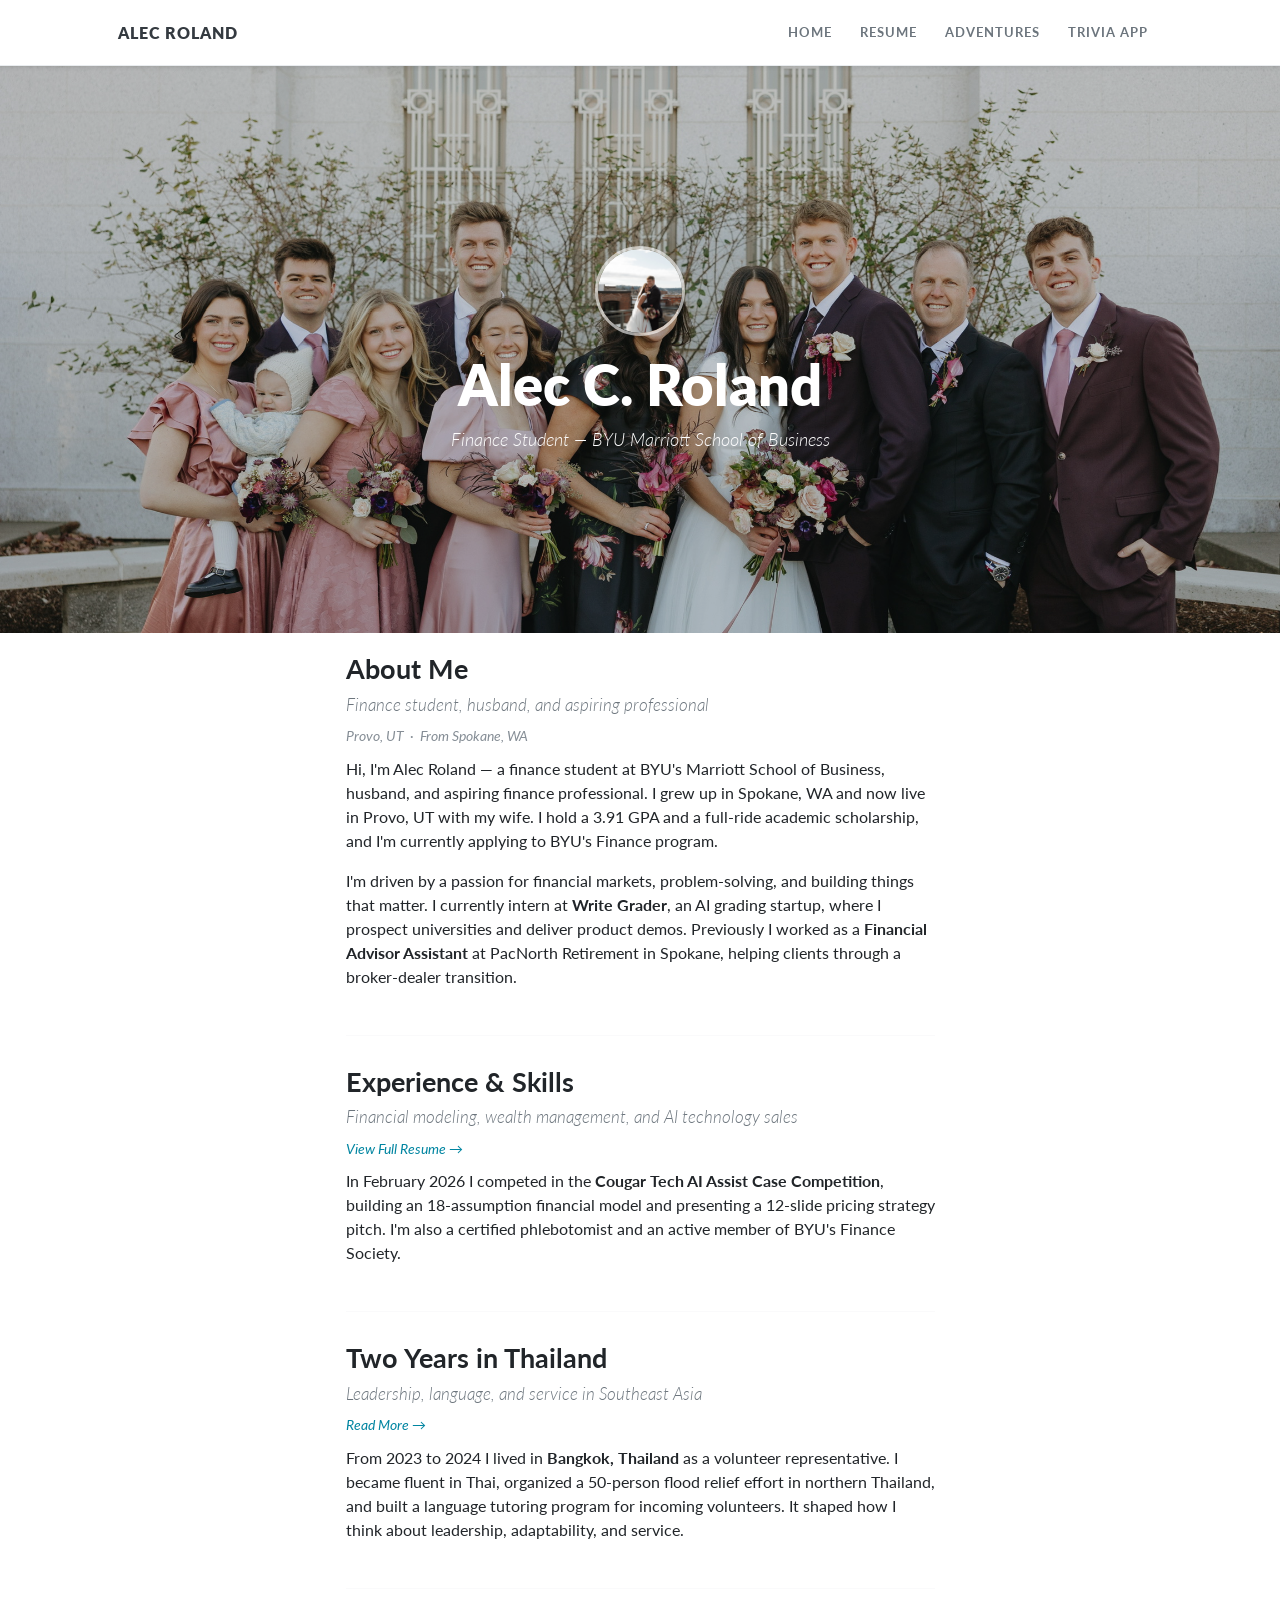
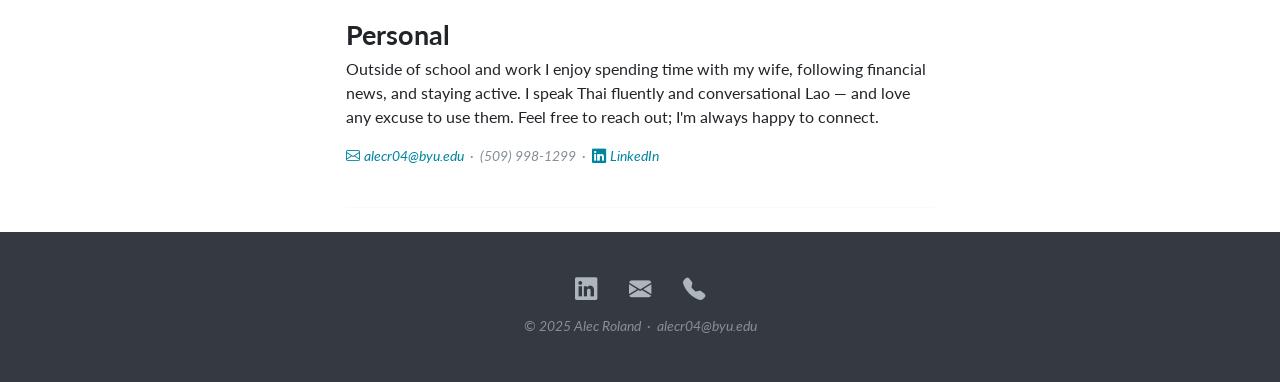
<file: index.html>
<!DOCTYPE html>
<html lang="en">
<head>
  <meta charset="UTF-8">
  <meta name="viewport" content="width=device-width, initial-scale=1.0">
  <title>Alec Roland</title>
  <link href="https://fonts.googleapis.com/css2?family=Lato:ital,wght@0,300;0,400;0,700;0,900;1,300;1,400&display=swap" rel="stylesheet">
  <link href="https://cdn.jsdelivr.net/npm/bootstrap@5.3.2/dist/css/bootstrap.min.css" rel="stylesheet">
  <link href="https://cdn.jsdelivr.net/npm/bootstrap-icons@1.11.3/font/bootstrap-icons.min.css" rel="stylesheet">
  <style>
    body { font-family: 'Lato', 'Helvetica Neue', Helvetica, Arial, sans-serif; font-size: 16px; color: #212529; }

    /* Navbar */
    #mainNav { background-color: #fff; border-bottom: 1px solid #e9ecef; padding-top: 15px; padding-bottom: 15px; }
    #mainNav .navbar-brand { color: #343a40; font-weight: 800; letter-spacing: 1px; text-transform: uppercase; font-size: 1rem; }
    #mainNav .nav-link { color: #6c757d; font-size: 0.8rem; font-weight: 700; letter-spacing: 1px; text-transform: uppercase; padding: 8px 14px; }
    #mainNav .nav-link:hover { color: #212529; }

    /* Masthead */
    header.masthead {
      position: relative; color: white;
     background-image: url("Roland Family temple.JPG");
      background-position: center center; background-repeat: no-repeat; background-size: cover;
      padding-top: 180px; padding-bottom: 180px;
    }
    header.masthead::before {
      content: ''; position: absolute; top: 0; left: 0; right: 0; bottom: 0;
      background-color: #212529; opacity: 0.22;
    }
    .site-heading { position: relative; z-index: 1; text-align: center; }
    .site-heading .profile-photo {
      width: 90px; height: 90px; border-radius: 50%;
      object-fit: cover; object-position: right top;
      border: 3px solid rgba(255,255,255,0.6);
      margin: 0 auto 18px; display: block;
    }
    .site-heading h1 { font-size: 3.5rem; font-weight: 800; line-height: 1.1; margin-bottom: 10px; }
    .site-heading .subheading { font-size: 1.15rem; font-weight: 300; font-style: italic; display: block; }

    /* Post Previews */
    .post-preview { padding: 20px 0; }
    .post-preview > a { text-decoration: none; color: inherit; }
    .post-preview > a:hover h2 { color: #0085a1; }
    .post-title { font-size: 1.7rem; font-weight: 700; margin-bottom: 6px; }
    .post-subtitle { font-size: 1.05rem; font-weight: 300; color: #6c757d; margin-bottom: 8px; font-style: italic; }
    .post-meta { font-style: italic; color: #868e96; font-size: 0.9rem; margin-bottom: 10px; }
    .post-meta a { color: #0085a1; text-decoration: none; }
    .post-meta a:hover { text-decoration: underline; }
    hr.divider { border-top: 1px solid #e9ecef; margin: 10px 0; }

    /* Footer */
    footer { background-color: #343a40; color: #adb5bd; padding: 40px 0 30px; text-align: center; }
    footer .list-inline-item a { color: #adb5bd; font-size: 1.4rem; margin: 0 10px; text-decoration: none; }
    footer .list-inline-item a:hover { color: #fff; }
    footer .copyright { color: #868e96; font-style: italic; font-size: 0.85rem; margin-top: 10px; }
  </style>
</head>
<body>

  <nav class="navbar navbar-expand-lg navbar-light sticky-top shadow-sm" id="mainNav">
    <div class="container px-4 px-lg-5">
      <a class="navbar-brand" href="index.html">Alec Roland</a>
      <button class="navbar-toggler" type="button" data-bs-toggle="collapse" data-bs-target="#navbarResponsive">
        <span class="navbar-toggler-icon"></span>
      </button>
      <div class="collapse navbar-collapse" id="navbarResponsive">
        <ul class="navbar-nav ms-auto py-4 py-lg-0">
          <li class="nav-item"><a class="nav-link" href="index.html">Home</a></li>
          <li class="nav-item"><a class="nav-link" href="resume.html">Resume</a></li>
          <li class="nav-item"><a class="nav-link" href="scratch.html">Adventures</a></li>
          <li class="nav-item"><a class="nav-link" href="app.html">Trivia App</a></li>
        </ul>
      </div>
    </div>
  </nav>

  <header class="masthead">
    <div class="container position-relative px-4 px-lg-5">
      <div class="row gx-4 gx-lg-5 justify-content-center">
        <div class="col-md-10 col-lg-8 col-xl-7">
          <div class="site-heading">
            <img src="IMG_7146.JPG" alt="Alec Roland" class="profile-photo">
            <h1>Alec C. Roland</h1>
            <span class="subheading">Finance Student &mdash; BYU Marriott School of Business</span>
          </div>
        </div>
      </div>
    </div>
  </header>

  <div class="container px-4 px-lg-5">
    <div class="row gx-4 gx-lg-5 justify-content-center">
      <div class="col-md-10 col-lg-8 col-xl-7">

        <div class="post-preview">
          <h2 class="post-title">About Me</h2>
          <p class="post-subtitle">Finance student, husband, and aspiring professional</p>
          <p class="post-meta">Provo, UT &nbsp;&middot;&nbsp; From Spokane, WA</p>
          <p>Hi, I'm Alec Roland &mdash; a finance student at BYU's Marriott School of Business, husband, and aspiring finance professional. I grew up in Spokane, WA and now live in Provo, UT with my wife. I hold a 3.91 GPA and a full-ride academic scholarship, and I'm currently applying to BYU's Finance program.</p>
          <p>I'm driven by a passion for financial markets, problem-solving, and building things that matter. I currently intern at <strong>Write Grader</strong>, an AI grading startup, where I prospect universities and deliver product demos. Previously I worked as a <strong>Financial Advisor Assistant</strong> at PacNorth Retirement in Spokane, helping clients through a broker-dealer transition.</p>
        </div>

        <hr class="divider">

        <div class="post-preview">
          <a href="resume.html">
            <h2 class="post-title">Experience &amp; Skills</h2>
            <p class="post-subtitle">Financial modeling, wealth management, and AI technology sales</p>
          </a>
          <p class="post-meta"><a href="resume.html">View Full Resume &rarr;</a></p>
          <p>In February 2026 I competed in the <strong>Cougar Tech AI Assist Case Competition</strong>, building an 18-assumption financial model and presenting a 12-slide pricing strategy pitch. I'm also a certified phlebotomist and an active member of BYU's Finance Society.</p>
        </div>

        <hr class="divider">

        <div class="post-preview">
          <a href="scratch.html">
            <h2 class="post-title">Two Years in Thailand</h2>
            <p class="post-subtitle">Leadership, language, and service in Southeast Asia</p>
          </a>
          <p class="post-meta"><a href="scratch.html">Read More &rarr;</a></p>
          <p>From 2023 to 2024 I lived in <strong>Bangkok, Thailand</strong> as a volunteer representative. I became fluent in Thai, organized a 50-person flood relief effort in northern Thailand, and built a language tutoring program for incoming volunteers. It shaped how I think about leadership, adaptability, and service.</p>
        </div>

        <hr class="divider">

        <div class="post-preview">
          <h2 class="post-title">Personal</h2>
          <p>Outside of school and work I enjoy spending time with my wife, following financial news, and staying active. I speak Thai fluently and conversational Lao &mdash; and love any excuse to use them. Feel free to reach out; I'm always happy to connect.</p>
          <p class="post-meta">
            <a href="mailto:alecr04@byu.edu"><i class="bi bi-envelope me-1"></i>alecr04@byu.edu</a>
            &nbsp;&middot;&nbsp; (509) 998-1299 &nbsp;&middot;&nbsp;
            <a href="https://linkedin.com/in/alec-roland12345" target="_blank"><i class="bi bi-linkedin me-1"></i>LinkedIn</a>
          </p>
        </div>

        <hr class="divider mb-4">

      </div>
    </div>
  </div>

  <footer>
    <div class="container px-4 px-lg-5">
      <ul class="list-inline mb-2">
        <li class="list-inline-item"><a href="https://linkedin.com/in/alec-roland12345" target="_blank"><i class="bi bi-linkedin"></i></a></li>
        <li class="list-inline-item"><a href="mailto:alecr04@byu.edu"><i class="bi bi-envelope-fill"></i></a></li>
        <li class="list-inline-item"><a href="tel:5099981299"><i class="bi bi-telephone-fill"></i></a></li>
      </ul>
      <p class="copyright">&copy; 2025 Alec Roland &nbsp;&middot;&nbsp; alecr04@byu.edu</p>
    </div>
  </footer>

  <script src="https://cdn.jsdelivr.net/npm/bootstrap@5.3.2/dist/js/bootstrap.bundle.min.js"></script>
</body>
</html>
</file>
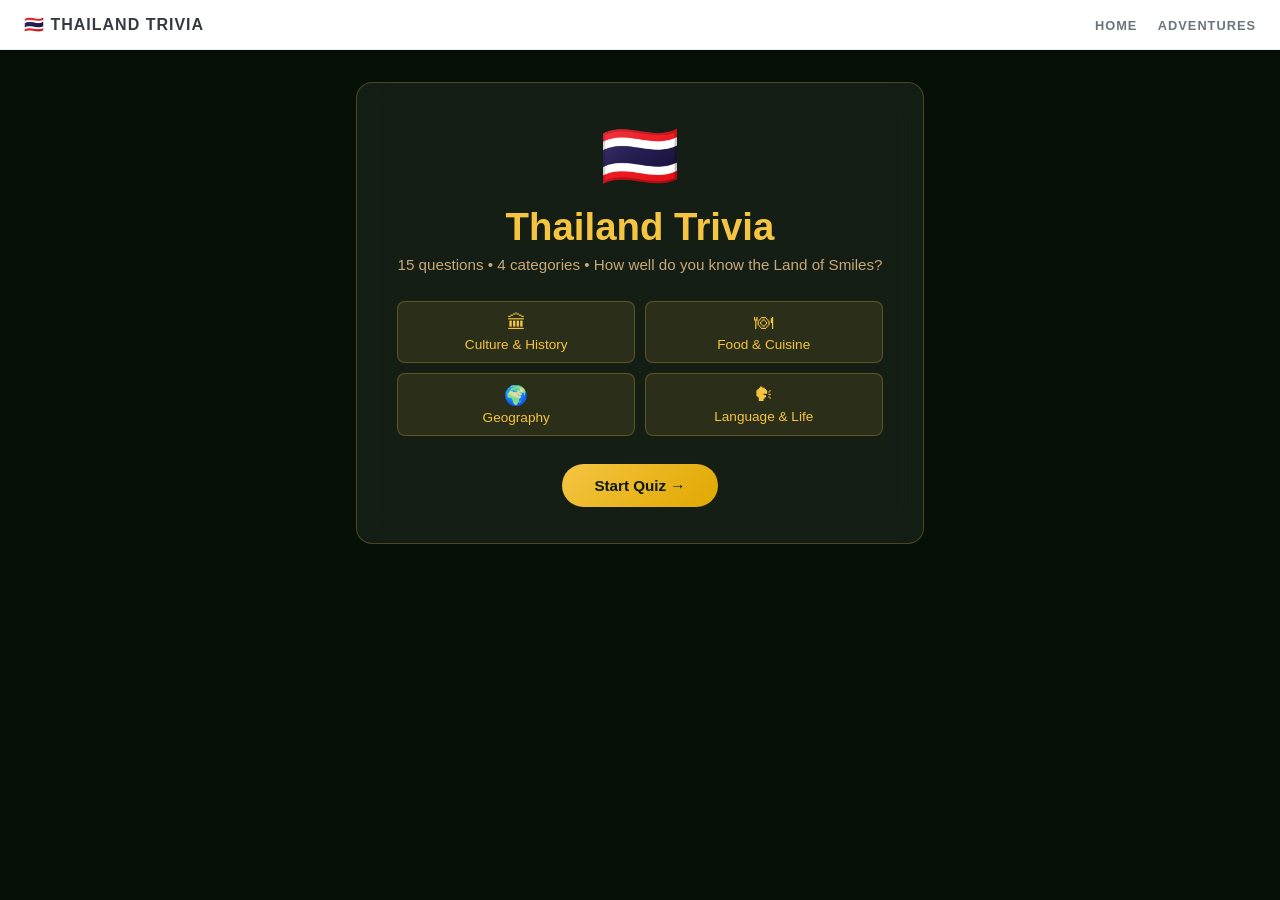
<file: app.html>
<!DOCTYPE html>
<html lang="en">
<head>
  <meta charset="UTF-8">
  <meta name="viewport" content="width=device-width, initial-scale=1.0">
  <title>Thailand Trivia | Alec Roland</title>
  <style>
    *, *::before, *::after { box-sizing: border-box; margin: 0; padding: 0; }
    :root {
      --bg-dark: #0c1a0e; --gold: #f5c542; --gold-hover: #e0b030;
      --card-bg: rgba(255,255,255,0.06); --card-border: rgba(245,197,66,0.25);
      --text-main: #f0e6d3; --text-muted: #c9a97a;
      --green: #3ddc84; --red: #ff5f5f;
      --correct-bg: rgba(61,220,132,0.15); --wrong-bg: rgba(255,95,95,0.15);
      --font-main: 'Segoe UI', Arial, sans-serif;
    }
    body { font-family: var(--font-main); background-color: var(--bg-dark); background-image: url('https://images.unsplash.com/photo-1528360983277-13d401cdc186?w=1200&q=60'); background-size: cover; background-attachment: fixed; background-position: center; color: var(--text-main); min-height: 100vh; }
    body::before { content: ''; position: fixed; inset: 0; background: rgba(6,14,6,0.82); z-index: 0; }
    .page { position: relative; z-index: 1; min-height: 100vh; display: flex; flex-direction: column; }
    .top-nav { background: #ffffff; border-bottom: 1px solid #e9ecef; padding: 15px 24px; display: flex; align-items: center; justify-content: space-between; position: sticky; top: 0; z-index: 100; box-shadow: 0 1px 4px rgba(0,0,0,0.07); }
    .top-nav a { color: #6c757d; text-decoration: none; font-size: 0.8rem; font-weight: 700; letter-spacing: 1px; text-transform: uppercase; margin-left: 16px; }
    .top-nav a:hover { color: #212529; }
    .top-nav .brand { font-size: 1rem; color: #343a40; font-weight: 800; letter-spacing: 1px; text-transform: uppercase; }
    .container { max-width: 680px; margin: 0 auto; padding: 32px 20px 60px; flex: 1; }
    .card { background: var(--card-bg); backdrop-filter: blur(16px); -webkit-backdrop-filter: blur(16px); border: 1px solid var(--card-border); border-radius: 16px; padding: 36px 40px; margin-bottom: 20px; }
    .screen { display: none; } .screen.active { display: block; }
    .intro-icon { font-size: 4rem; text-align: center; margin-bottom: 12px; }
    .intro-title { font-size: 2.4rem; font-weight: 800; color: var(--gold); text-align: center; line-height: 1.1; margin-bottom: 8px; }
    .intro-sub { text-align: center; color: var(--text-muted); margin-bottom: 28px; font-size: 0.95rem; }
    .category-grid { display: grid; grid-template-columns: 1fr 1fr; gap: 10px; margin-bottom: 28px; }
    .category-chip { background: rgba(245,197,66,0.1); border: 1px solid rgba(245,197,66,0.25); border-radius: 8px; padding: 10px 14px; font-size: 0.85rem; color: var(--gold); text-align: center; }
    .category-chip span { font-size: 1.2rem; display: block; margin-bottom: 3px; }
    .progress-wrap { margin-bottom: 20px; }
    .progress-label { display: flex; justify-content: space-between; font-size: 0.8rem; color: var(--text-muted); margin-bottom: 6px; }
    .progress-bar-outer { height: 6px; background: rgba(255,255,255,0.1); border-radius: 3px; overflow: hidden; }
    .progress-bar-inner { height: 100%; background: linear-gradient(90deg, var(--gold), #e8a000); border-radius: 3px; transition: width 0.4s ease; }
    .q-category { font-size: 0.75rem; text-transform: uppercase; letter-spacing: 2px; color: var(--gold); font-weight: 700; margin-bottom: 12px; }
    .q-text { font-size: 1.25rem; font-weight: 600; color: #fff; line-height: 1.5; margin-bottom: 24px; }
    .options-grid { display: flex; flex-direction: column; gap: 10px; }
    .option-btn { background: rgba(255,255,255,0.05); border: 1px solid rgba(255,255,255,0.15); border-radius: 10px; padding: 14px 18px; color: var(--text-main); font-size: 0.95rem; text-align: left; cursor: pointer; transition: background 0.2s, border-color 0.2s, transform 0.1s; display: flex; align-items: center; gap: 12px; font-family: var(--font-main); }
    .option-btn:hover:not(:disabled) { background: rgba(245,197,66,0.12); border-color: rgba(245,197,66,0.5); transform: translateX(3px); }
    .option-btn:disabled { cursor: default; }
    .option-btn.correct { background: var(--correct-bg); border-color: var(--green); color: var(--green); }
    .option-btn.wrong { background: var(--wrong-bg); border-color: var(--red); color: var(--red); }
    .option-label { width: 28px; height: 28px; border-radius: 50%; background: rgba(255,255,255,0.1); display: flex; align-items: center; justify-content: center; font-weight: 700; font-size: 0.8rem; flex-shrink: 0; }
    .option-btn.correct .option-label { background: var(--green); color: #000; }
    .option-btn.wrong .option-label { background: var(--red); color: #fff; }
    .feedback { margin-top: 18px; padding: 14px 18px; border-radius: 10px; font-size: 0.9rem; line-height: 1.6; display: none; }
    .feedback.correct { background: var(--correct-bg); border: 1px solid var(--green); color: #a8ffcb; }
    .feedback.wrong { background: var(--wrong-bg); border: 1px solid var(--red); color: #ffb3b3; }
    .feedback.show { display: block; }
    .score-strip { display: flex; gap: 12px; margin-bottom: 20px; flex-wrap: wrap; }
    .score-chip { background: rgba(255,255,255,0.06); border: 1px solid rgba(255,255,255,0.12); border-radius: 20px; padding: 6px 16px; font-size: 0.82rem; color: var(--text-muted); display: flex; align-items: center; gap: 6px; }
    .score-chip .val { color: #fff; font-weight: 700; }
    .results-icon { font-size: 4.5rem; text-align: center; margin-bottom: 10px; }
    .results-title { font-size: 2rem; font-weight: 800; text-align: center; margin-bottom: 6px; }
    .results-subtitle { text-align: center; color: var(--text-muted); margin-bottom: 24px; font-size: 0.95rem; }
    .score-display { text-align: center; margin-bottom: 24px; }
    .score-big { font-size: 4rem; font-weight: 900; line-height: 1; }
    .score-denom { font-size: 1.5rem; color: var(--text-muted); font-weight: 400; }
    .score-pct { font-size: 1.1rem; color: var(--text-muted); margin-top: 6px; }
    .results-message { background: rgba(255,255,255,0.05); border-left: 3px solid var(--gold); border-radius: 0 8px 8px 0; padding: 14px 18px; font-size: 0.95rem; color: var(--text-main); margin-bottom: 24px; line-height: 1.6; }
    .answer-review { margin-bottom: 24px; }
    .answer-review h3 { font-size: 0.8rem; text-transform: uppercase; letter-spacing: 2px; color: var(--text-muted); margin-bottom: 12px; }
    .review-item { display: flex; align-items: flex-start; gap: 10px; padding: 8px 0; border-bottom: 1px solid rgba(255,255,255,0.05); font-size: 0.88rem; }
    .review-icon { flex-shrink: 0; margin-top: 2px; font-size: 1rem; }
    .review-q { color: var(--text-muted); line-height: 1.4; }
    .review-a { color: var(--text-main); font-weight: 600; }
    .btn { display: inline-block; font-family: var(--font-main); font-weight: 700; padding: 13px 32px; border-radius: 30px; border: none; cursor: pointer; font-size: 0.95rem; transition: transform 0.15s, box-shadow 0.15s; text-decoration: none; text-align: center; }
    .btn:hover { transform: translateY(-2px); }
    .btn-gold { background: linear-gradient(135deg, var(--gold), #e0a800); color: #0c1a0e; }
    .btn-gold:hover { box-shadow: 0 6px 18px rgba(245,197,66,0.4); }
    .btn-outline { background: transparent; color: var(--gold); border: 2px solid var(--gold); }
    .btn-outline:hover { background: rgba(245,197,66,0.1); }
    .btn-next { margin-top: 16px; width: 100%; display: none; }
    .btn-next.show { display: block; }
    .btn-row { display: flex; gap: 12px; flex-wrap: wrap; justify-content: center; }
    @media (max-width: 520px) { .card { padding: 24px 20px; } .intro-title { font-size: 1.9rem; } .q-text { font-size: 1.1rem; } }
  </style>
</head>
<body>
<div class="page">
  <nav class="top-nav">
    <span class="brand">&#127481;&#127469; Thailand Trivia</span>
    <div>
      <a href="index.html">Home</a>
      <a href="scratch.html">Adventures</a>
    </div>
  </nav>
  <div class="container">
    <div id="screen-intro" class="screen active">
      <div class="card">
        <div class="intro-icon">&#127481;&#127469;</div>
        <h1 class="intro-title">Thailand Trivia</h1>
        <p class="intro-sub">15 questions &bull; 4 categories &bull; How well do you know the Land of Smiles?</p>
        <div class="category-grid">
          <div class="category-chip"><span>&#127963;</span>Culture &amp; History</div>
          <div class="category-chip"><span>&#127869;</span>Food &amp; Cuisine</div>
          <div class="category-chip"><span>&#127757;</span>Geography</div>
          <div class="category-chip"><span>&#128483;</span>Language &amp; Life</div>
        </div>
        <div style="text-align:center;"><button class="btn btn-gold" onclick="startQuiz()">Start Quiz &#8594;</button></div>
      </div>
    </div>
    <div id="screen-quiz" class="screen">
      <div class="score-strip">
        <div class="score-chip">Question <span class="val" id="q-counter">1 / 15</span></div>
        <div class="score-chip">Score &nbsp;<span class="val" id="score-live">0</span></div>
        <div class="score-chip" id="streak-chip" style="display:none;">Streak &#128293;&nbsp;<span class="val" id="streak-val">0</span></div>
      </div>
      <div class="progress-wrap">
        <div class="progress-label"><span id="progress-label-text">Question 1 of 15</span><span id="progress-pct">0%</span></div>
        <div class="progress-bar-outer"><div class="progress-bar-inner" id="progress-bar" style="width:0%;"></div></div>
      </div>
      <div class="card">
        <p class="q-category" id="q-category">Culture</p>
        <p class="q-text" id="q-text">Question goes here</p>
        <div class="options-grid" id="options-container"></div>
        <div class="feedback" id="feedback-box"></div>
        <button class="btn btn-gold btn-next" id="btn-next" onclick="nextQuestion()">Next Question &#8594;</button>
      </div>
    </div>
    <div id="screen-results" class="screen">
      <div class="card">
        <div class="results-icon" id="results-icon">&#127942;</div>
        <h2 class="results-title" id="results-title">Quiz Complete!</h2>
        <p class="results-subtitle" id="results-subtitle">Here's how you did:</p>
        <div class="score-display">
          <div class="score-big" id="results-score-big"><span id="final-score" style="color:var(--gold);">0</span><span class="score-denom" id="final-denom">/ 15</span></div>
          <div class="score-pct" id="results-pct">0% correct</div>
        </div>
        <div class="results-message" id="results-message"></div>
        <div class="answer-review"><h3>Review Your Answers</h3><div id="review-list"></div></div>
        <div class="btn-row">
          <button class="btn btn-gold" onclick="restartQuiz()">Play Again &#8635;</button>
          <a href="scratch.html" class="btn btn-outline">Adventures Page</a>
        </div>
      </div>
    </div>
  </div>
</div>
<script>
  const questions = [
    { category:"Culture & History", emoji:"🏛️", q:"What does the name 'Thailand' literally mean?", options:["Land of Gold","Land of the Free","Land of Smiles","Land of Temples"], answer:1, fact:"Thailand's name comes from 'Thai' (free) + 'land' — it reflects national pride in never being colonized." },
    { category:"Culture & History", emoji:"🏛️", q:"What is the official religion of Thailand?", options:["Islam","Hinduism","Theravada Buddhism","Christianity"], answer:2, fact:"Over 93% of Thais practice Theravada Buddhism. Monks in saffron robes are a common and revered sight." },
    { category:"Culture & History", emoji:"🏛️", q:"Which temple is considered Thailand's most sacred Buddhist site?", options:["Wat Pho","Wat Phra Kaew","Wat Arun","Wat Chedi Luang"], answer:1, fact:"Wat Phra Kaew (Temple of the Emerald Buddha) sits inside the Grand Palace compound in Bangkok." },
    { category:"Culture & History", emoji:"🏛️", q:"Thailand was formerly known by what name?", options:["Siam","Indochina","Pagan","Khmer"], answer:0, fact:"The country was officially called Siam until 1939, when the name was changed to Thailand." },
    { category:"Culture & History", emoji:"🏛️", q:"What major event does Thailand celebrate during Songkran each April?", options:["Constitution Day","Thai New Year","King's Birthday","Harvest Festival"], answer:1, fact:"Songkran is the Thai New Year water festival — streets fill with water fights as a symbol of cleansing and renewal." },
    { category:"Food & Cuisine", emoji:"🍜", q:"Which dish is often called Thailand's national dish?", options:["Tom Kha Gai","Green Curry","Pad Thai","Khao Pad"], answer:2, fact:"Pad Thai (stir-fried rice noodles with egg, tofu or shrimp, peanuts, and lime) is Thailand's most internationally recognized dish." },
    { category:"Food & Cuisine", emoji:"🍜", q:"What is 'Tom Yum'?", options:["A type of rice","A spicy and sour soup","A sweet dessert","A fermented fish sauce"], answer:1, fact:"Tom Yum is a hot and sour Thai soup, typically made with lemongrass, galangal, kaffir lime leaves, shrimp, and chili." },
    { category:"Food & Cuisine", emoji:"🍜", q:"What is Thailand's most popular dessert?", options:["Coconut Ice Cream","Mango Sticky Rice","Tub Tim Grob","Khanom Krok"], answer:1, fact:"Mango sticky rice (Khao Niao Mamuang) — glutinous rice with fresh mango and sweet coconut cream — is beloved worldwide." },
    { category:"Food & Cuisine", emoji:"🍜", q:"What fish sauce is a staple condiment on Thai tables?", options:["Oyster sauce","Soy sauce","Nam pla","Worcestershire sauce"], answer:2, fact:"Nam pla is a fermented fish sauce used throughout Thai cooking — it's the salt of Southeast Asian cuisine." },
    { category:"Geography", emoji:"🗺️", q:"What is the capital city of Thailand?", options:["Chiang Mai","Phuket","Bangkok","Pattaya"], answer:2, fact:"Bangkok (officially Krung Thep Maha Nakhon) is the capital and largest city." },
    { category:"Geography", emoji:"🗺️", q:"Which country does NOT share a border with Thailand?", options:["Myanmar","Cambodia","Vietnam","Indonesia"], answer:3, fact:"Thailand borders Myanmar, Laos, Cambodia, and Malaysia. Indonesia is separated by ocean." },
    { category:"Geography", emoji:"🗺️", q:"What is the main river that flows through Bangkok?", options:["Mekong River","Irrawaddy River","Chao Phraya River","Ping River"], answer:2, fact:"The Chao Phraya River is Bangkok's lifeline — it runs through the heart of the city." },
    { category:"Geography", emoji:"🗺️", q:"Which Thai island is famous for its nightlife and resorts?", options:["Koh Samui","Phuket","Koh Lipe","Koh Tao"], answer:1, fact:"Phuket is Thailand's largest island and most famous international resort destination." },
    { category:"Language & Life", emoji:"🗣️", q:"How many tones does the Thai language have?", options:["3","4","5","6"], answer:2, fact:"Thai has 5 tones: mid, low, falling, high, and rising. The same syllable with different tones has completely different meanings!" },
    { category:"Language & Life", emoji:"🗣️", q:"What is the Thai greeting gesture called?", options:["Namaste","Wai","Salaam","Bowing"], answer:1, fact:"The Wai is a gesture of greeting and respect — you press your palms together and bow slightly." }
  ];

  let currentQ=0, score=0, streak=0, answered=false, userAnswers=[], shuffledQuestions=[];

  function shuffleArray(arr) {
    const a=[...arr];
    for(let i=a.length-1;i>0;i--){const j=Math.floor(Math.random()*(i+1));[a[i],a[j]]=[a[j],a[i]];}
    return a;
  }
  function showScreen(id){document.querySelectorAll('.screen').forEach(s=>s.classList.remove('active'));document.getElementById(id).classList.add('active');}

  function startQuiz(){shuffledQuestions=shuffleArray(questions);currentQ=0;score=0;streak=0;userAnswers=[];showScreen('screen-quiz');renderQuestion();}

  function renderQuestion(){
    const q=shuffledQuestions[currentQ]; answered=false;
    const pct=Math.round((currentQ/shuffledQuestions.length)*100);
    document.getElementById('progress-bar').style.width=pct+'%';
    document.getElementById('progress-pct').textContent=pct+'%';
    document.getElementById('progress-label-text').textContent='Question '+(currentQ+1)+' of '+shuffledQuestions.length;
    document.getElementById('q-counter').textContent=(currentQ+1)+' / '+shuffledQuestions.length;
    document.getElementById('score-live').textContent=score;
    if(streak>=2){document.getElementById('streak-chip').style.display='flex';document.getElementById('streak-val').textContent=streak;}
    else{document.getElementById('streak-chip').style.display='none';}
    document.getElementById('q-category').textContent=q.emoji+'  '+q.category;
    document.getElementById('q-text').textContent=q.q;
    const labels=['A','B','C','D'],container=document.getElementById('options-container');
    container.innerHTML='';
    q.options.forEach((opt,i)=>{
      const btn=document.createElement('button');btn.className='option-btn';
      btn.innerHTML='<span class="option-label">'+labels[i]+'</span> '+opt;
      btn.onclick=()=>selectAnswer(i,btn);container.appendChild(btn);
    });
    const fb=document.getElementById('feedback-box');fb.className='feedback';fb.textContent='';
    const nextBtn=document.getElementById('btn-next');nextBtn.className='btn btn-gold btn-next';
    nextBtn.textContent=currentQ<shuffledQuestions.length-1?'Next Question →':'See Results →';
  }

  function selectAnswer(idx,clickedBtn){
    if(answered)return; answered=true;
    const q=shuffledQuestions[currentQ],correct=q.answer,isCorrect=idx===correct;
    document.querySelectorAll('.option-btn').forEach((btn,i)=>{btn.disabled=true;if(i===correct)btn.classList.add('correct');});
    if(!isCorrect)clickedBtn.classList.add('wrong');
    if(isCorrect){score++;streak++;document.getElementById('score-live').textContent=score;}else{streak=0;}
    if(streak>=2){document.getElementById('streak-chip').style.display='flex';document.getElementById('streak-val').textContent=streak;}
    userAnswers.push({q:q.q,correct:isCorrect,correctAnswer:q.options[correct],yourAnswer:q.options[idx]});
    const fb=document.getElementById('feedback-box');
    if(isCorrect){fb.className='feedback correct show';fb.innerHTML='✅ <strong>Correct!</strong> '+q.fact;}
    else{fb.className='feedback wrong show';fb.innerHTML='❌ <strong>Not quite.</strong> The answer was <strong>'+q.options[correct]+'</strong>. '+q.fact;}
    document.getElementById('btn-next').classList.add('show');
  }

  function nextQuestion(){
    currentQ++;
    if(currentQ<shuffledQuestions.length){renderQuestion();document.getElementById('screen-quiz').scrollIntoView({behavior:'smooth',block:'start'});}
    else{showResults();}
  }

  function showResults(){
    const total=shuffledQuestions.length,pct=Math.round((score/total)*100);
    let icon,title,subtitle,message;
    if(pct===100){icon='🏆';title='Perfect Score!';subtitle='You aced every question!';message='Incredible! You know Thailand better than most tourists!';}
    else if(pct>=80){icon='🥇';title='Thailand Expert!';subtitle='You really know your stuff.';message='Outstanding! Your knowledge of Thailand is seriously impressive.';}
    else if(pct>=60){icon='🥈';title='Solid Performance!';subtitle='You know Thailand pretty well.';message='Great job! A trip to Bangkok might sharpen up those last few gaps!';}
    else if(pct>=40){icon='📚';title='Room to Grow!';subtitle='A decent start.';message='Not bad! Thailand is a rich and fascinating country — try again to improve your score!';}
    else{icon='✈️';title='Time to Book a Trip!';subtitle='The best way to learn is to go.';message="Thailand is waiting for you! Read the adventures page and come back for another round!";}
    document.getElementById('results-icon').textContent=icon;
    document.getElementById('results-title').textContent=title;
    document.getElementById('results-subtitle').textContent=subtitle;
    document.getElementById('final-score').textContent=score;
    document.getElementById('final-denom').textContent='/ '+total;
    document.getElementById('results-pct').textContent=pct+'% correct';
    document.getElementById('results-message').textContent=message;
    const bigScore=document.getElementById('final-score');
    if(pct>=80)bigScore.style.color='#3ddc84';else if(pct>=50)bigScore.style.color='#f5c542';else bigScore.style.color='#ff7f7f';
    const reviewList=document.getElementById('review-list');reviewList.innerHTML='';
    userAnswers.forEach(ua=>{
      const div=document.createElement('div');div.className='review-item';
      div.innerHTML='<span class="review-icon">'+(ua.correct?'✅':'❌')+'</span><div><div class="review-q">'+ua.q+'</div><div class="review-a">'+(ua.correct?ua.correctAnswer:'Your answer: '+ua.yourAnswer+' — Correct: '+ua.correctAnswer)+'</div></div>';
      reviewList.appendChild(div);
    });
    showScreen('screen-results');window.scrollTo({top:0,behavior:'smooth'});
  }

  function restartQuiz(){startQuiz();window.scrollTo({top:0,behavior:'smooth'});}
</script>
</body>
</html>
</file>
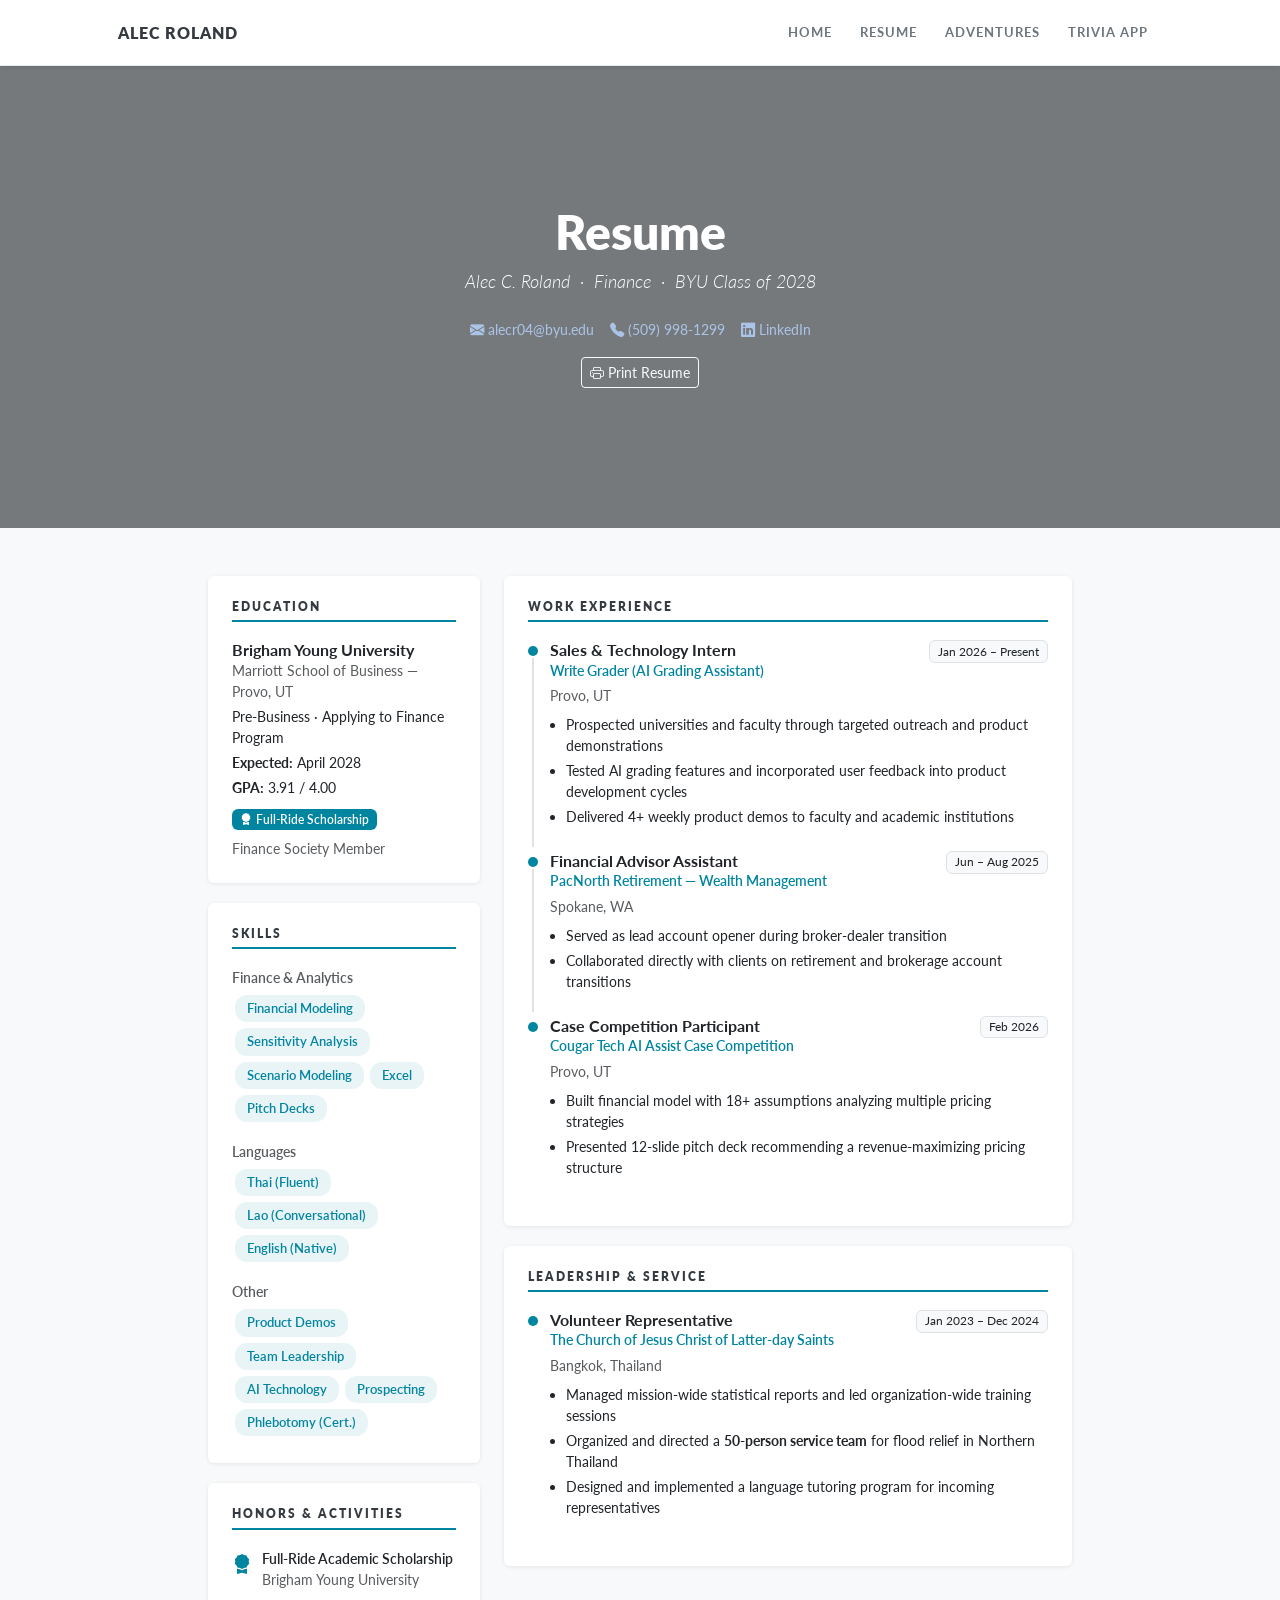
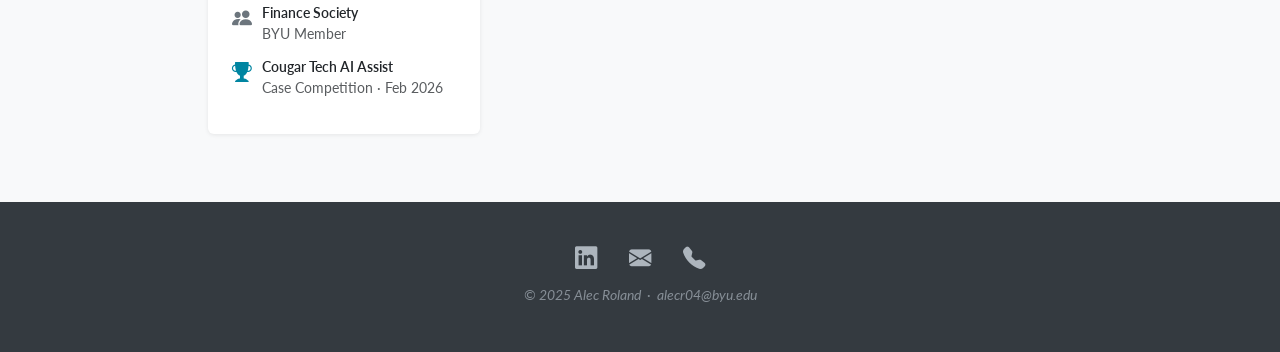
<file: resume.html>
<!DOCTYPE html>
<html lang="en">
<head>
  <meta charset="UTF-8">
  <meta name="viewport" content="width=device-width, initial-scale=1.0">
  <title>Resume | Alec Roland</title>
  <link href="https://fonts.googleapis.com/css2?family=Lato:ital,wght@0,300;0,400;0,700;0,900;1,300;1,400&display=swap" rel="stylesheet">
  <link href="https://cdn.jsdelivr.net/npm/bootstrap@5.3.2/dist/css/bootstrap.min.css" rel="stylesheet">
  <link href="https://cdn.jsdelivr.net/npm/bootstrap-icons@1.11.3/font/bootstrap-icons.min.css" rel="stylesheet">
  <style>
    body { font-family: 'Lato', 'Helvetica Neue', Helvetica, Arial, sans-serif; font-size: 16px; color: #212529; background: #f8f9fa; }
    #mainNav { background-color: #fff; border-bottom: 1px solid #e9ecef; padding-top: 15px; padding-bottom: 15px; }
    #mainNav .navbar-brand { color: #343a40; font-weight: 800; letter-spacing: 1px; text-transform: uppercase; font-size: 1rem; }
    #mainNav .nav-link { color: #6c757d; font-size: 0.8rem; font-weight: 700; letter-spacing: 1px; text-transform: uppercase; padding: 8px 14px; }
    #mainNav .nav-link:hover { color: #212529; }
    header.masthead { position: relative; color: white; background-image: url('https://images.unsplash.com/photo-1486325212027-8081e485255e?w=1920&q=80'); background-position: center center; background-repeat: no-repeat; background-size: cover; padding-top: 140px; padding-bottom: 140px; }
    header.masthead::before { content: ''; position: absolute; top: 0; left: 0; right: 0; bottom: 0; background-color: #212529; opacity: 0.6; }
    .page-heading { position: relative; z-index: 1; text-align: center; }
    .page-heading h1 { font-size: 3rem; font-weight: 800; line-height: 1.1; margin-bottom: 10px; }
    .page-heading .subheading { font-size: 1.1rem; font-weight: 300; font-style: italic; display: block; }
    .section-title { font-size: 0.75rem; text-transform: uppercase; letter-spacing: 2px; color: #343a40; font-weight: 800; border-bottom: 2px solid #0085a1; padding-bottom: 6px; margin-bottom: 18px; }
    .timeline-item { position: relative; padding-left: 22px; margin-bottom: 24px; }
    .timeline-item::before { content: ''; width: 10px; height: 10px; background: #0085a1; border-radius: 50%; position: absolute; left: 0; top: 6px; }
    .timeline-item::after { content: ''; width: 2px; background: #dee2e6; position: absolute; left: 4px; top: 18px; bottom: -20px; }
    .timeline-item:last-child::after { display: none; }
    .skill-tag { display: inline-block; background: #e9f4f7; color: #0085a1; font-size: 0.8rem; font-weight: 600; padding: 4px 12px; border-radius: 12px; margin: 3px; }
    .award-item { display: flex; align-items: flex-start; gap: 10px; margin-bottom: 12px; }
    .resume-card { background: #fff; border-radius: 6px; box-shadow: 0 1px 4px rgba(0,0,0,0.08); padding: 24px; margin-bottom: 20px; }
    @media print { .navbar, .print-btn { display: none !important; } body { background: white; } .resume-card { box-shadow: none; } }
    footer { background-color: #343a40; color: #adb5bd; padding: 40px 0 30px; text-align: center; }
    footer .list-inline-item a { color: #adb5bd; font-size: 1.4rem; margin: 0 10px; text-decoration: none; }
    footer .list-inline-item a:hover { color: #fff; }
    footer .copyright { color: #868e96; font-style: italic; font-size: 0.85rem; margin-top: 10px; }
  </style>
</head>
<body>
  <nav class="navbar navbar-expand-lg navbar-light sticky-top shadow-sm" id="mainNav">
    <div class="container px-4 px-lg-5">
      <a class="navbar-brand" href="index.html">Alec Roland</a>
      <button class="navbar-toggler" type="button" data-bs-toggle="collapse" data-bs-target="#navbarResponsive"><span class="navbar-toggler-icon"></span></button>
      <div class="collapse navbar-collapse" id="navbarResponsive">
        <ul class="navbar-nav ms-auto py-4 py-lg-0">
          <li class="nav-item"><a class="nav-link" href="index.html">Home</a></li>
          <li class="nav-item"><a class="nav-link active" href="resume.html">Resume</a></li>
          <li class="nav-item"><a class="nav-link" href="scratch.html">Adventures</a></li>
          <li class="nav-item"><a class="nav-link" href="app.html">Trivia App</a></li>
        </ul>
      </div>
    </div>
  </nav>
  <header class="masthead">
    <div class="container position-relative px-4 px-lg-5">
      <div class="row gx-4 gx-lg-5 justify-content-center">
        <div class="col-md-10 col-lg-8 col-xl-7">
          <div class="page-heading">
            <h1>Resume</h1>
            <span class="subheading">Alec C. Roland &nbsp;&middot;&nbsp; Finance &nbsp;&middot;&nbsp; BYU Class of 2028</span>
            <div class="mt-4 d-flex flex-wrap gap-3 justify-content-center" style="font-size:0.9rem;">
              <a href="mailto:alecr04@byu.edu" style="color:#aac4e8;text-decoration:none;"><i class="bi bi-envelope-fill me-1"></i>alecr04@byu.edu</a>
              <a href="tel:5099981299" style="color:#aac4e8;text-decoration:none;"><i class="bi bi-telephone-fill me-1"></i>(509) 998-1299</a>
              <a href="https://linkedin.com/in/alec-roland12345" target="_blank" style="color:#aac4e8;text-decoration:none;"><i class="bi bi-linkedin me-1"></i>LinkedIn</a>
            </div>
            <div class="mt-3">
              <button class="btn btn-outline-light btn-sm print-btn" onclick="window.print()"><i class="bi bi-printer me-1"></i>Print Resume</button>
            </div>
          </div>
        </div>
      </div>
    </div>
  </header>
  <div class="container py-5 px-4 px-lg-5" style="max-width: 960px;">
    <div class="row g-4">
      <div class="col-md-4">
        <div class="resume-card">
          <h6 class="section-title">Education</h6>
          <h6 class="fw-bold mb-0">Brigham Young University</h6>
          <p class="text-muted small mb-1">Marriott School of Business &mdash; Provo, UT</p>
          <p class="small mb-1">Pre-Business &middot; Applying to Finance Program</p>
          <p class="small mb-1"><strong>Expected:</strong> April 2028</p>
          <p class="small mb-1"><strong>GPA:</strong> 3.91 / 4.00</p>
          <div class="mt-2"><span class="badge" style="background-color:#0085a1;color:#fff;font-weight:600;"><i class="bi bi-award-fill me-1"></i>Full-Ride Scholarship</span></div>
          <p class="small mt-2 mb-0 text-muted">Finance Society Member</p>
        </div>
        <div class="resume-card">
          <h6 class="section-title">Skills</h6>
          <p class="small fw-semibold text-muted mb-1">Finance &amp; Analytics</p>
          <div class="mb-3">
            <span class="skill-tag">Financial Modeling</span><span class="skill-tag">Sensitivity Analysis</span><span class="skill-tag">Scenario Modeling</span><span class="skill-tag">Excel</span><span class="skill-tag">Pitch Decks</span>
          </div>
          <p class="small fw-semibold text-muted mb-1">Languages</p>
          <div class="mb-3">
            <span class="skill-tag">Thai (Fluent)</span><span class="skill-tag">Lao (Conversational)</span><span class="skill-tag">English (Native)</span>
          </div>
          <p class="small fw-semibold text-muted mb-1">Other</p>
          <div>
            <span class="skill-tag">Product Demos</span><span class="skill-tag">Team Leadership</span><span class="skill-tag">AI Technology</span><span class="skill-tag">Prospecting</span><span class="skill-tag">Phlebotomy (Cert.)</span>
          </div>
        </div>
        <div class="resume-card">
          <h6 class="section-title">Honors &amp; Activities</h6>
          <div class="award-item">
            <i class="bi bi-award-fill fs-5" style="color:#0085a1;flex-shrink:0;margin-top:1px;"></i>
            <div><p class="mb-0 fw-semibold small">Full-Ride Academic Scholarship</p><p class="mb-0 text-muted small">Brigham Young University</p></div>
          </div>
          <div class="award-item">
            <i class="bi bi-people-fill fs-5 text-secondary" style="flex-shrink:0;margin-top:1px;"></i>
            <div><p class="mb-0 fw-semibold small">Finance Society</p><p class="mb-0 text-muted small">BYU Member</p></div>
          </div>
          <div class="award-item">
            <i class="bi bi-trophy-fill fs-5" style="color:#0085a1;flex-shrink:0;margin-top:1px;"></i>
            <div><p class="mb-0 fw-semibold small">Cougar Tech AI Assist</p><p class="mb-0 text-muted small">Case Competition &middot; Feb 2026</p></div>
          </div>
        </div>
      </div>
      <div class="col-md-8">
        <div class="resume-card">
          <h6 class="section-title">Work Experience</h6>
          <div class="timeline-item">
            <div class="d-flex justify-content-between align-items-start flex-wrap gap-1 mb-1">
              <div><h6 class="fw-bold mb-0">Sales &amp; Technology Intern</h6><p class="mb-0" style="color:#0085a1;font-weight:600;font-size:0.9rem;">Write Grader (AI Grading Assistant)</p></div>
              <span class="badge bg-light text-dark border small fw-normal">Jan 2026 &ndash; Present</span>
            </div>
            <p class="text-muted small mb-2">Provo, UT</p>
            <ul class="small mb-0 ps-3">
              <li class="mb-1">Prospected universities and faculty through targeted outreach and product demonstrations</li>
              <li class="mb-1">Tested AI grading features and incorporated user feedback into product development cycles</li>
              <li>Delivered 4+ weekly product demos to faculty and academic institutions</li>
            </ul>
          </div>
          <div class="timeline-item">
            <div class="d-flex justify-content-between align-items-start flex-wrap gap-1 mb-1">
              <div><h6 class="fw-bold mb-0">Financial Advisor Assistant</h6><p class="mb-0" style="color:#0085a1;font-weight:600;font-size:0.9rem;">PacNorth Retirement &mdash; Wealth Management</p></div>
              <span class="badge bg-light text-dark border small fw-normal">Jun &ndash; Aug 2025</span>
            </div>
            <p class="text-muted small mb-2">Spokane, WA</p>
            <ul class="small mb-0 ps-3">
              <li class="mb-1">Served as lead account opener during broker-dealer transition</li>
              <li>Collaborated directly with clients on retirement and brokerage account transitions</li>
            </ul>
          </div>
          <div class="timeline-item">
            <div class="d-flex justify-content-between align-items-start flex-wrap gap-1 mb-1">
              <div><h6 class="fw-bold mb-0">Case Competition Participant</h6><p class="mb-0" style="color:#0085a1;font-weight:600;font-size:0.9rem;">Cougar Tech AI Assist Case Competition</p></div>
              <span class="badge bg-light text-dark border small fw-normal">Feb 2026</span>
            </div>
            <p class="text-muted small mb-2">Provo, UT</p>
            <ul class="small mb-0 ps-3">
              <li class="mb-1">Built financial model with 18+ assumptions analyzing multiple pricing strategies</li>
              <li>Presented 12-slide pitch deck recommending a revenue-maximizing pricing structure</li>
            </ul>
          </div>
        </div>
        <div class="resume-card">
          <h6 class="section-title">Leadership &amp; Service</h6>
          <div class="timeline-item">
            <div class="d-flex justify-content-between align-items-start flex-wrap gap-1 mb-1">
              <div><h6 class="fw-bold mb-0">Volunteer Representative</h6><p class="mb-0" style="color:#0085a1;font-weight:600;font-size:0.9rem;">The Church of Jesus Christ of Latter-day Saints</p></div>
              <span class="badge bg-light text-dark border small fw-normal">Jan 2023 &ndash; Dec 2024</span>
            </div>
            <p class="text-muted small mb-2">Bangkok, Thailand</p>
            <ul class="small mb-0 ps-3">
              <li class="mb-1">Managed mission-wide statistical reports and led organization-wide training sessions</li>
              <li class="mb-1">Organized and directed a <strong>50-person service team</strong> for flood relief in Northern Thailand</li>
              <li>Designed and implemented a language tutoring program for incoming representatives</li>
            </ul>
          </div>
        </div>
      </div>
    </div>
  </div>
  <footer>
    <div class="container px-4 px-lg-5">
      <ul class="list-inline mb-2">
        <li class="list-inline-item"><a href="https://linkedin.com/in/alec-roland12345" target="_blank"><i class="bi bi-linkedin"></i></a></li>
        <li class="list-inline-item"><a href="mailto:alecr04@byu.edu"><i class="bi bi-envelope-fill"></i></a></li>
        <li class="list-inline-item"><a href="tel:5099981299"><i class="bi bi-telephone-fill"></i></a></li>
      </ul>
      <p class="copyright">&copy; 2025 Alec Roland &nbsp;&middot;&nbsp; alecr04@byu.edu</p>
    </div>
  </footer>
  <script src="https://cdn.jsdelivr.net/npm/bootstrap@5.3.2/dist/js/bootstrap.bundle.min.js"></script>
</body>
</html>
</file>
